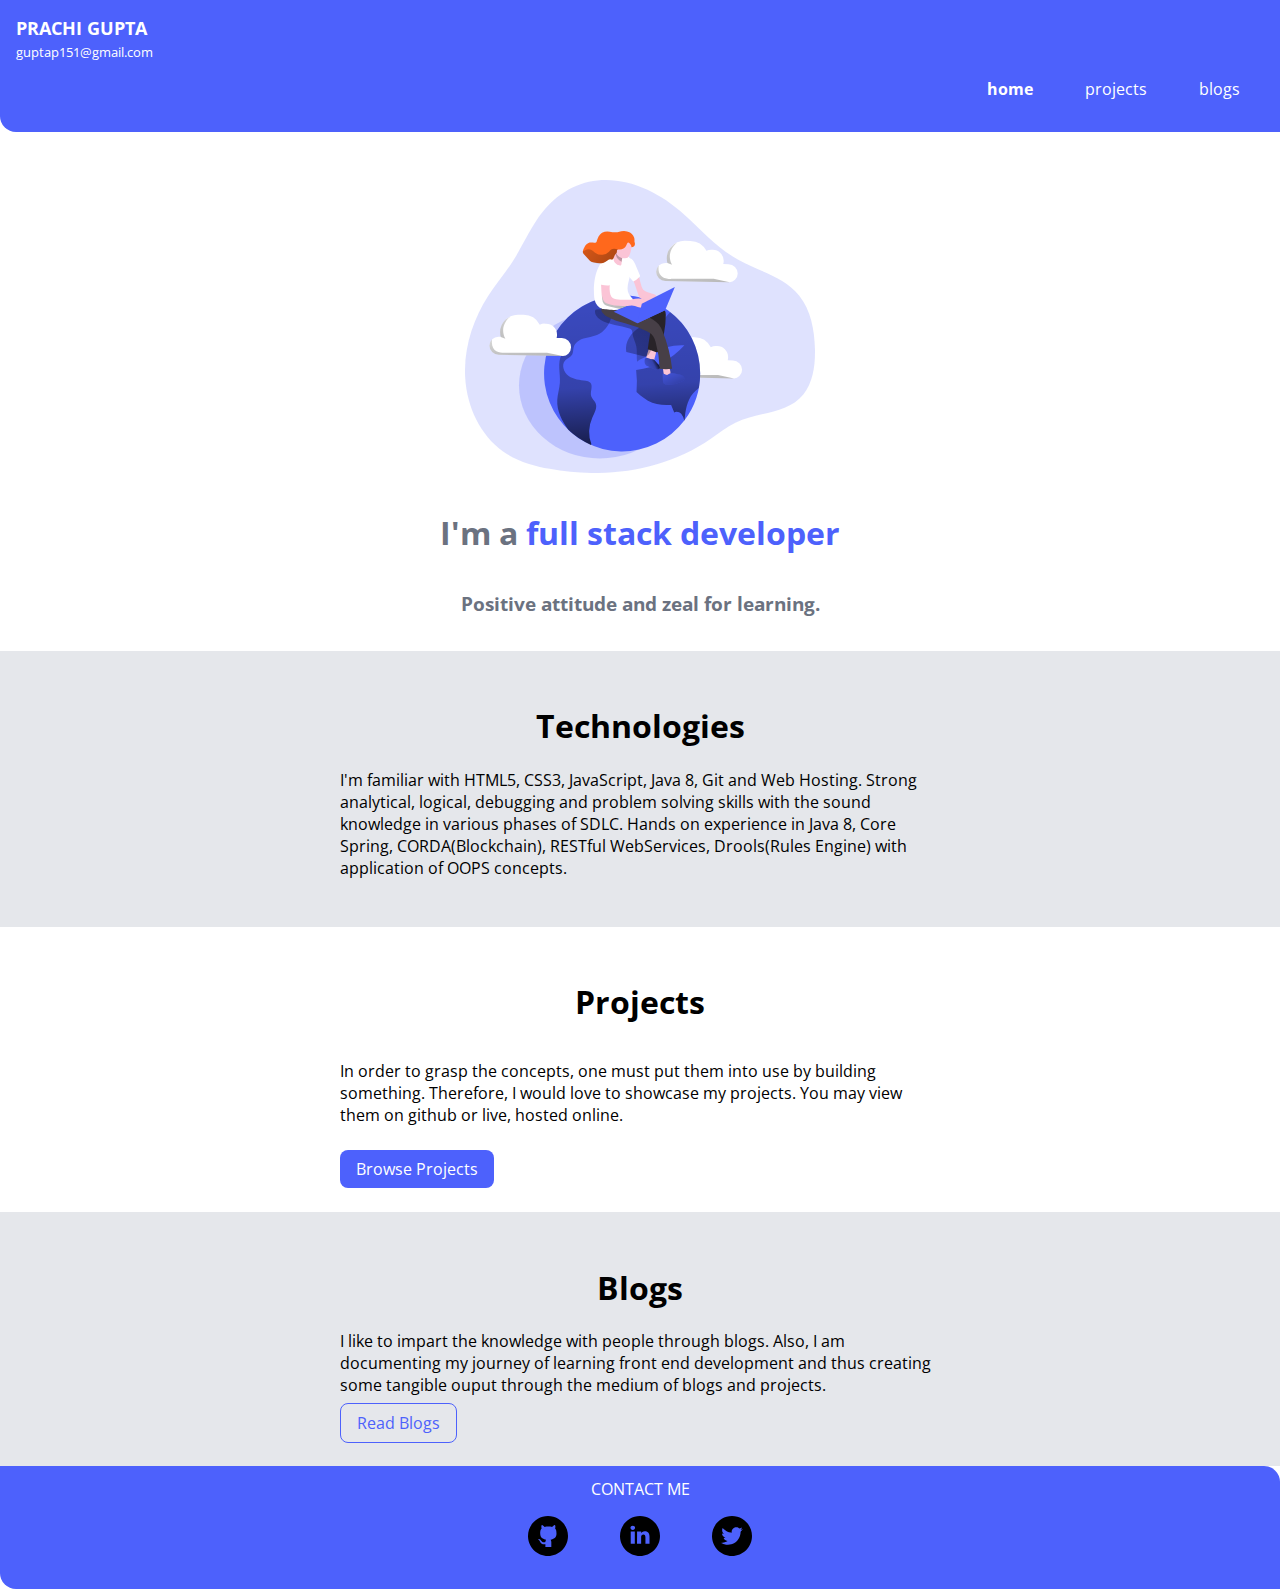
<file: index.html>
<!DOCTYPE html>
<html lang="en">

<head>
    <meta charset="UTF-8">
    <meta name="viewport" content="width=device-width, initial-scale=1.0">
    <title>home | Prachi Gupta</title>

    <link href="/styles.css" rel="stylesheet">
</head>

<body>
    <nav class="container navigation">
        <div class="nav-brand">PRACHI GUPTA</div>
        <small>guptap151@gmail.com</small>
        <ul class="list-non-bullet nav-pills">
            <li class="list-inline">
                <a href="/" class="link link-active">home</a>
            </li>
            <li class="list-inline">
                <a href="/projects.html" class="link">projects</a>
            </li>
            <li class="list-inline">
                <a href="/blogs.html" class="link">blogs</a>
            </li>
        </ul>
    </nav>

    <header class="hero">
        <img src="/images/developer.svg" class="hero-img">
        <h1 class="hero-heading">I'm a <span class="header-color">full stack developer</span></h1>
        <h3 class="hero-heading">Positive attitude and zeal for learning.</span></h3>
    </header>

    <section class="section section-offwhite">
        <div class="container container-center">
            <h1>Technologies</h1>
            <p>I'm familiar with HTML5, CSS3, JavaScript, Java 8, Git and Web Hosting. Strong
                analytical, logical, debugging and problem solving skills with the sound knowledge in various phases of
                SDLC. Hands on experience in Java 8, Core Spring, CORDA(Blockchain), RESTful WebServices, Drools(Rules
                Engine) with application of OOPS concepts.
            </p>
        </div>
    </section>

    <section class="section">
        <div class="container container-center">
            <h1>Projects</h1>
            <p class="section-paragraph">In order to grasp the concepts, one must put them into use by building
                something. Therefore, I would love to showcase my projects. You may view them on github or
                live, hosted online.
            </p>
            <a href="/projects.html" class="link link-primary">Browse Projects</a>
        </div>
    </section>

    <section class="section section-offwhite">
        <div class="container container-center">
            <h1>Blogs</h1>
            <p>I like to impart the knowledge with people through blogs. Also, I am documenting my journey of learning
                front end development and thus creating some tangible ouput through the medium of blogs and projects.
            </p>
            <a href="/blogs.html" class="link link-secondary">Read Blogs</a>
        </div>
    </section>

    <footer class="footer">
        <div>CONTACT ME</div>
        <ul class="list-non-bullet">
            <li class="list-inline"><a class="link" href="https://github.com/prachigupta28"><img
                        src="/images/github.svg" class="link-image"></a> </li>
            <li class="list-inline"><a class="link" href="https://www.linkedin.com/in/prachi-gupta28"><img
                        src="/images/linkedin.svg" class="link-image"></a></li>
            <li class="list-inline"><a class="link" href="https://www.twitter.com/PrachiG63746764/"><img
                        src="/images/twitter.svg" class="link-image"></a></li>
        </ul>
    </footer>

</body>

</html>
</file>
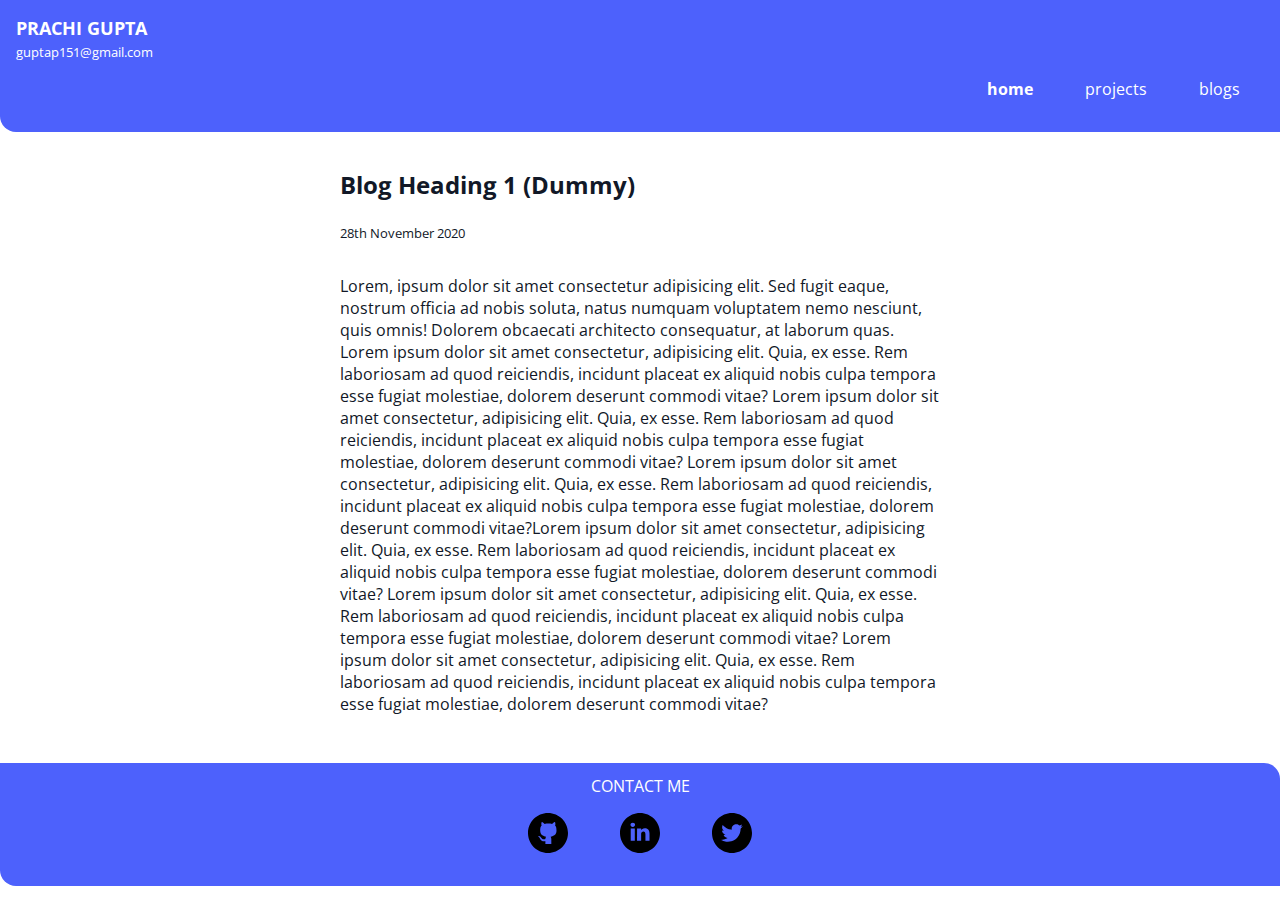
<file: blog1.html>
<!DOCTYPE html>
<html lang="en">

<head>
    <meta charset="UTF-8">
    <meta name="viewport" content="width=device-width, initial-scale=1.0">
    <title>HTML Block and Inline Elements</title>

    <link href="/styles.css" rel="stylesheet">
</head>

<body>
    <nav class="container navigation">
        <div class="nav-brand">PRACHI GUPTA</div>
        <small>guptap151@gmail.com</small>
        <ul class="list-non-bullet nav-pills">
            <li class="list-inline">
                <a href="/" class="link link-active">home</a>
            </li>
            <li class="list-inline">
                <a href="/projects.html" class="link">projects</a>
            </li>
            <li class="list-inline">
                <a href="/blogs.html" class="link">blogs</a>
            </li>
        </ul>
    </nav>

    <div class="container-project container-center">
        <h2 class="h1-heading">Blog Heading 1 (Dummy)</h2>
        <small class="section-text">28th November 2020</small>
        <p class="section-paragraph section-text">Lorem, ipsum dolor sit amet consectetur adipisicing elit. Sed fugit
            eaque, nostrum officia ad nobis soluta, natus numquam voluptatem nemo nesciunt, quis omnis! Dolorem
            obcaecati architecto consequatur, at laborum quas.

            Lorem ipsum dolor sit amet consectetur, adipisicing elit. Quia, ex esse. Rem laboriosam ad quod reiciendis,
            incidunt placeat ex aliquid nobis culpa tempora esse fugiat molestiae, dolorem deserunt commodi vitae? Lorem
            ipsum dolor sit amet consectetur, adipisicing elit. Quia, ex esse. Rem laboriosam ad quod reiciendis,
            incidunt placeat ex aliquid nobis culpa tempora esse fugiat molestiae, dolorem deserunt commodi vitae? Lorem
            ipsum dolor sit amet consectetur, adipisicing elit. Quia, ex esse. Rem laboriosam ad quod reiciendis,
            incidunt placeat ex aliquid nobis culpa tempora esse fugiat molestiae, dolorem deserunt commodi vitae?Lorem
            ipsum dolor sit amet consectetur, adipisicing elit. Quia, ex esse. Rem laboriosam ad quod reiciendis,
            incidunt placeat ex aliquid nobis culpa tempora esse fugiat molestiae, dolorem deserunt commodi vitae? Lorem
            ipsum dolor sit amet consectetur, adipisicing elit. Quia, ex esse. Rem laboriosam ad quod reiciendis,
            incidunt placeat ex aliquid nobis culpa tempora esse fugiat molestiae, dolorem deserunt commodi vitae?

            Lorem ipsum dolor sit amet consectetur, adipisicing elit. Quia, ex esse. Rem laboriosam ad quod reiciendis,
            incidunt placeat ex aliquid nobis culpa tempora esse fugiat molestiae, dolorem deserunt commodi vitae?
        </p>
    </div>

    <footer class="footer">
        <div>CONTACT ME</div>
        <ul class="list-non-bullet">
            <li class="list-inline"><a class="link" href="https://github.com/prachigupta28"><img
                        src="/images/github.svg" class="link-image"></a> </li>
            <li class="list-inline"><a class="link" href="https://www.linkedin.com/in/prachi-gupta28"><img
                        src="/images/linkedin.svg" class="link-image"></a></li>
            <li class="list-inline"><a class="link" href="https://www.twitter.com/PrachiG63746764/"><img
                        src="/images/twitter.svg" class="link-image"></a></li>
        </ul>
    </footer>
</body>

</html>
</file>
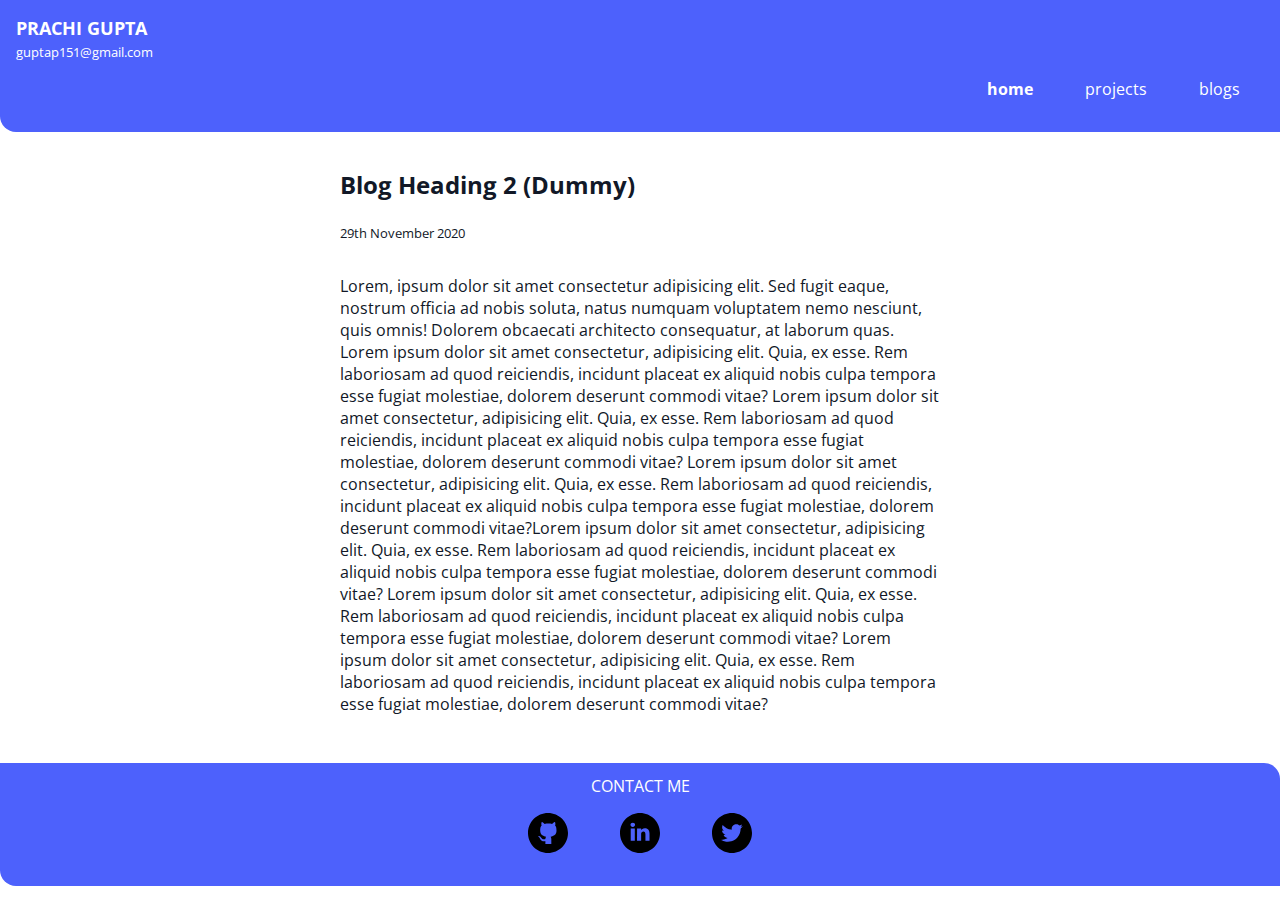
<file: blog2.html>
<!DOCTYPE html>
<html lang="en">

<head>
    <meta charset="UTF-8">
    <meta name="viewport" content="width=device-width, initial-scale=1.0">
    <title>HTML Block and Inline Elements</title>

    <link href="/styles.css" rel="stylesheet">
</head>

<body>
    <nav class="container navigation">
        <div class="nav-brand">PRACHI GUPTA</div>
        <small>guptap151@gmail.com</small>
        <ul class="list-non-bullet nav-pills">
            <li class="list-inline">
                <a href="/" class="link link-active">home</a>
            </li>
            <li class="list-inline">
                <a href="/projects.html" class="link">projects</a>
            </li>
            <li class="list-inline">
                <a href="/blogs.html" class="link">blogs</a>
            </li>
        </ul>
    </nav>

    <div class="container-project container-center">
        <h2 class="h1-heading">Blog Heading 2 (Dummy)</h2>
        <small class="section-text">29th November 2020</small>
        <p class="section-paragraph section-text">Lorem, ipsum dolor sit amet consectetur adipisicing elit. Sed fugit
            eaque, nostrum officia ad nobis soluta, natus numquam voluptatem nemo nesciunt, quis omnis! Dolorem
            obcaecati architecto consequatur, at laborum quas.

            Lorem ipsum dolor sit amet consectetur, adipisicing elit. Quia, ex esse. Rem laboriosam ad quod reiciendis,
            incidunt placeat ex aliquid nobis culpa tempora esse fugiat molestiae, dolorem deserunt commodi vitae? Lorem
            ipsum dolor sit amet consectetur, adipisicing elit. Quia, ex esse. Rem laboriosam ad quod reiciendis,
            incidunt placeat ex aliquid nobis culpa tempora esse fugiat molestiae, dolorem deserunt commodi vitae? Lorem
            ipsum dolor sit amet consectetur, adipisicing elit. Quia, ex esse. Rem laboriosam ad quod reiciendis,
            incidunt placeat ex aliquid nobis culpa tempora esse fugiat molestiae, dolorem deserunt commodi vitae?Lorem
            ipsum dolor sit amet consectetur, adipisicing elit. Quia, ex esse. Rem laboriosam ad quod reiciendis,
            incidunt placeat ex aliquid nobis culpa tempora esse fugiat molestiae, dolorem deserunt commodi vitae? Lorem
            ipsum dolor sit amet consectetur, adipisicing elit. Quia, ex esse. Rem laboriosam ad quod reiciendis,
            incidunt placeat ex aliquid nobis culpa tempora esse fugiat molestiae, dolorem deserunt commodi vitae?

            Lorem ipsum dolor sit amet consectetur, adipisicing elit. Quia, ex esse. Rem laboriosam ad quod reiciendis,
            incidunt placeat ex aliquid nobis culpa tempora esse fugiat molestiae, dolorem deserunt commodi vitae?
        </p>
    </div>

    <footer class="footer">
        <div>CONTACT ME</div>
        <ul class="list-non-bullet">
            <li class="list-inline"><a class="link" href="https://github.com/prachigupta28"><img
                        src="/images/github.svg" class="link-image"></a> </li>
            <li class="list-inline"><a class="link" href="https://www.linkedin.com/in/prachi-gupta28"><img
                        src="/images/linkedin.svg" class="link-image"></a></li>
            <li class="list-inline"><a class="link" href="https://www.twitter.com/PrachiG63746764/"><img
                        src="/images/twitter.svg" class="link-image"></a></li>
        </ul>
    </footer>
</body>

</html>
</file>
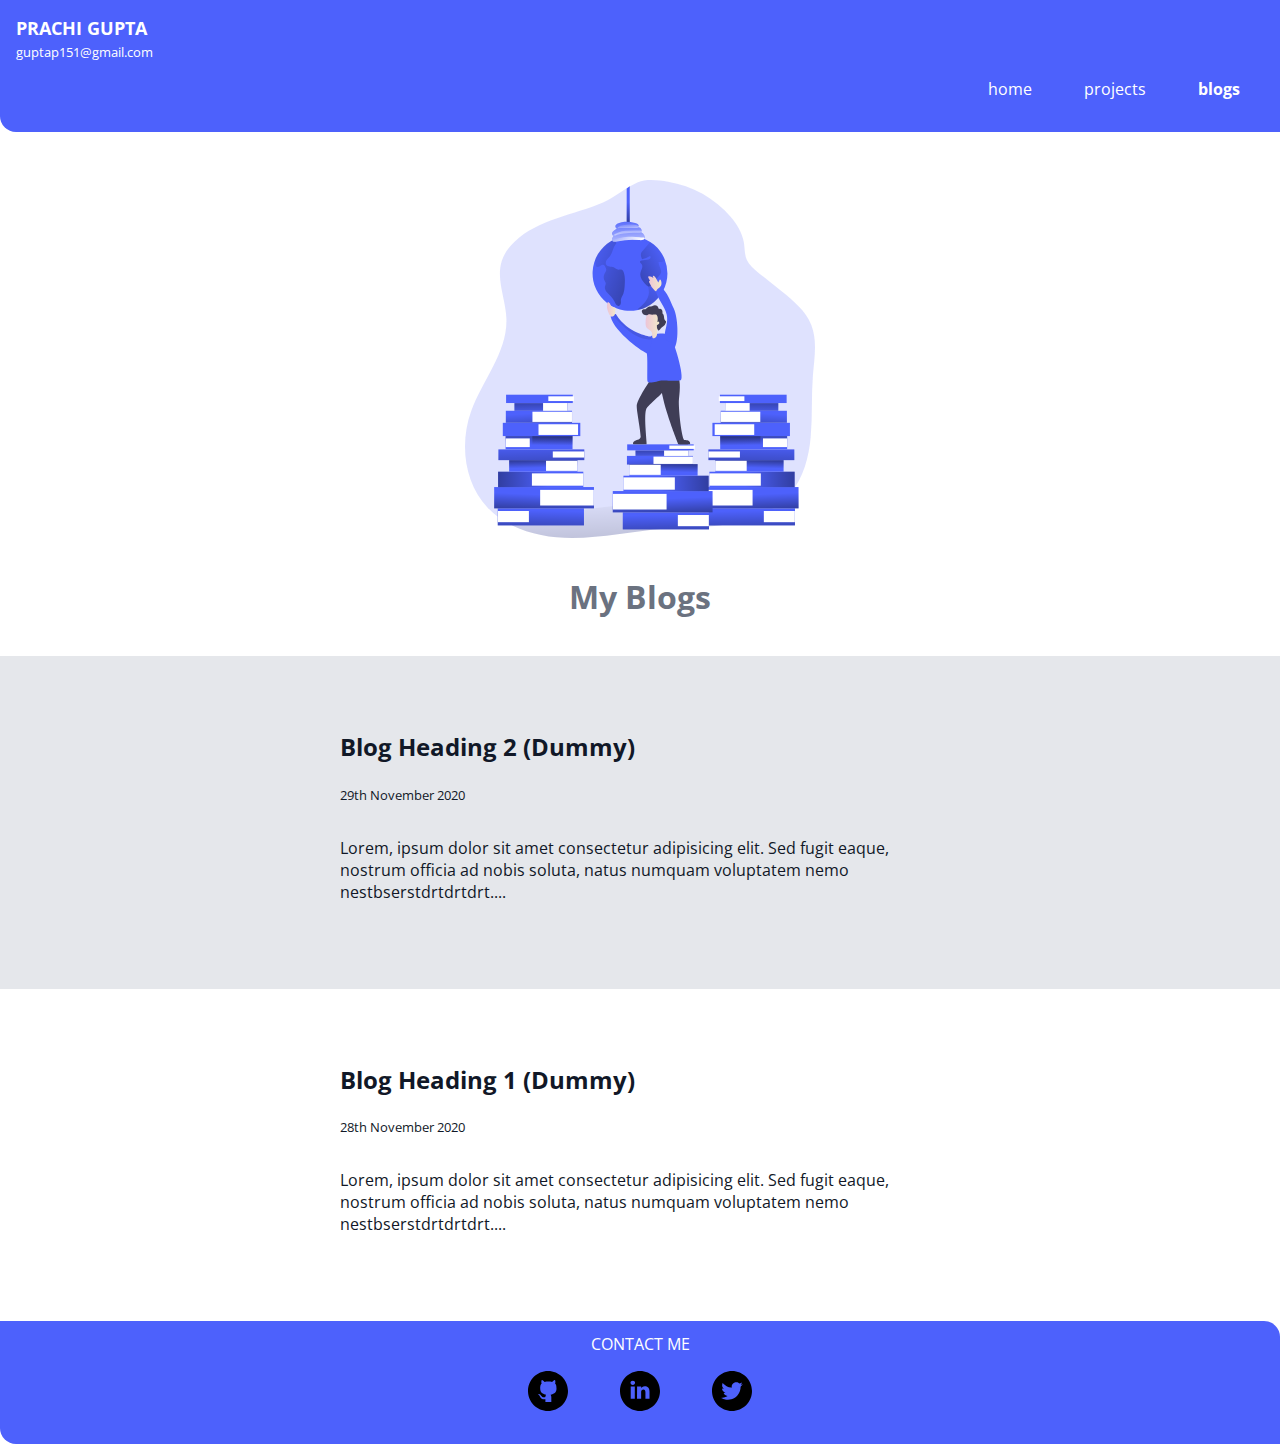
<file: blogs.html>
<!DOCTYPE html>
<html lang="en">

<head>
    <meta charset="UTF-8">
    <meta name="viewport" content="width=device-width, initial-scale=1.0">
    <title>blogs | Prachi Gupta</title>

    <link href="/styles.css" rel="stylesheet">
</head>

<body>
    <nav class="container navigation">
        <div class="nav-brand">PRACHI GUPTA</div>
        <small>guptap151@gmail.com</small>
        <ul class="list-non-bullet nav-pills">
            <li class="list-inline">
                <a href="/" class="link ">home</a>
            </li>
            <li class="list-inline">
                <a href="/projects.html" class="link">projects</a>
            </li>
            <li class="list-inline">
                <a href="/blogs.html" class="link link-active">blogs</a>
            </li>
        </ul>
    </nav>

    <header class="hero">
        <img src="/images/reading.svg" class="hero-img">
        <h1 class="hero-heading">My Blogs</h1>
    </header>

    <section class="section section-offwhite">
        <div class="container container-center">
            <a href="/blog2.html" class="link">
                <h2 class="h1-heading">Blog Heading 2 (Dummy)</h2>
                <small class="section-text">29th November 2020</small>
                <p class="section-paragraph section-text">Lorem, ipsum dolor sit amet consectetur adipisicing elit. Sed
                    fugit eaque,
                    nostrum officia ad nobis soluta, natus numquam voluptatem nemo nestbserstdrtdrtdrt....
                </p>
            </a>
        </div>
    </section>

    <section class="section">
        <div class="container container-center">
            <a href="/blog1.html" class="link">
                <h2 class="h1-heading">Blog Heading 1 (Dummy)</h2>
                <small class="section-text">28th November 2020</small>
                <p class="section-paragraph section-text">Lorem, ipsum dolor sit amet consectetur adipisicing elit. Sed
                    fugit eaque,
                    nostrum officia ad nobis soluta, natus numquam voluptatem nemo nestbserstdrtdrtdrt....
                </p>
            </a>
        </div>
    </section>

    <footer class="footer">
        <div>CONTACT ME</div>
        <ul class="list-non-bullet">
            <li class="list-inline"><a class="link" href="https://github.com/prachigupta28"><img
                        src="/images/github.svg" class="link-image"></a> </li>
            <li class="list-inline"><a class="link" href="https://www.linkedin.com/in/prachi-gupta28"><img
                        src="/images/linkedin.svg" class="link-image"></a></li>
            <li class="list-inline"><a class="link" href="https://www.twitter.com/PrachiG63746764/"><img
                        src="/images/twitter.svg" class="link-image"></a></li>
        </ul>
    </footer>
</body>

</html>
</file>
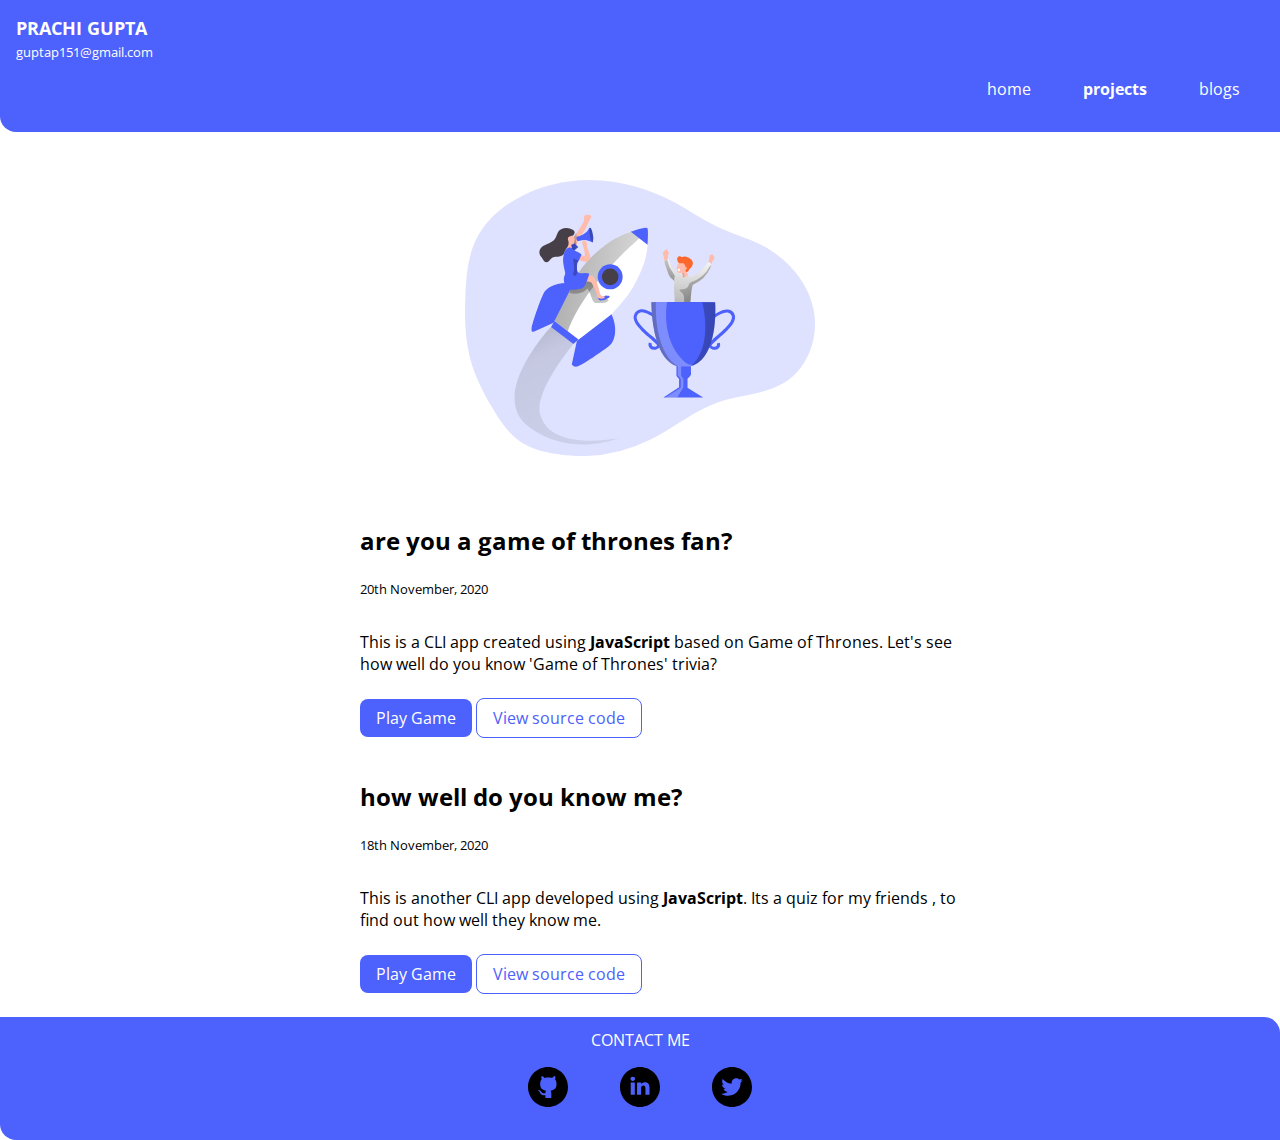
<file: projects.html>
<!DOCTYPE html>
<html lang="en">

<head>
    <meta charset="UTF-8">
    <meta name="viewport" content="width=device-width, initial-scale=1.0">
    <title>projects | Prachi Gupta</title>

    <link href="/styles.css" rel="stylesheet">
</head>

<body>
    <nav class="container navigation">
        <div class="nav-brand">PRACHI GUPTA</div>
        <small>guptap151@gmail.com</small>
        <ul class="list-non-bullet nav-pills">
            <li class="list-inline">
                <a href="/" class="link ">home</a>
            </li>
            <li class="list-inline">
                <a href="/projects.html" class="link link-active">projects</a>
            </li>
            <li class="list-inline">
                <a href="/blogs.html" class="link">blogs</a>
            </li>
        </ul>
    </nav>

    <header class="hero">
        <img src="/images/solving-problems.svg" class="hero-img">
    </header>

    <ul class="list-non-bullet">
        <li>
            <div class="container-project container-center">
                <h2>are you a game of thrones fan?</h2>
                <small> 20th November, 2020</small>
                <p class="section-paragraph">This is a CLI app created using <strong>JavaScript</strong> based on Game
                    of Thrones. Let's see how
                    well do you
                    know 'Game of Thrones' trivia?</p>

                <a class="link link-primary"
                    href="https://repl.it/@prachig/GameOfThrones-Quiz-assignment-2?embed=1&output=1">Play Game</a>
                <a class="link link-secondary" href="https://github.com/prachigupta28/cli-app-gameofthrones-quiz">View
                    source code</a>
            </div>
        </li>

        <li>
            <div class="container-project container-center">
                <h2>how well do you know me?</h2>
                <small>18th November, 2020</small>
                <p class="section-paragraph">This is another CLI app developed using <strong>JavaScript</strong>. Its a
                    quiz for my
                    friends , to find out how well they know me.</p>

                <a class="link link-primary" href="https://repl.it/@prachig/assigment-1?embed=1&output=1">Play Game</a>
                <a class="link link-secondary" href="https://github.com/prachigupta28/cli-app-quiz">View source code</a>
            </div>
        </li>
    </ul>

    <footer class="footer">
        <div>CONTACT ME</div>
        <ul class="list-non-bullet">
            <li class="list-inline"><a class="link" href="https://github.com/prachigupta28"><img
                        src="/images/github.svg" class="link-image"></a> </li>
            <li class="list-inline"><a class="link" href="https://www.linkedin.com/in/prachi-gupta28"><img
                        src="/images/linkedin.svg" class="link-image"></a></li>
            <li class="list-inline"><a class="link" href="https://www.twitter.com/PrachiG63746764/"><img
                        src="/images/twitter.svg" class="link-image"></a></li>
        </ul>
    </footer>

</body>

</html>
</file>
<file: styles.css>
@import url('https://fonts.googleapis.com/css2?family=Open+Sans:wght@400;700&display=swap');

:root {
    --primary-color: #4D61FC;
    --offwhite: #E5E7EB;
    --dark-grey: #6B7280;
    --black: #111827;
}

body {
    font-family: 'Open Sans', sans-serif;
    margin: 0px;
}

hr {
    margin: 2rem 0rem;
}

/* containers */

.container {
    padding: 0rem 1rem;
}

.container-center {
    max-width: 600px;
    margin: auto;
}

.container-project {
    padding: 1rem 1rem;
}

/* links */

.link {
    text-decoration: none;
    padding: 0.5rem 1rem;
}

.link-primary {
    background-color: var(--primary-color);
    color: white;
    border-radius: 0.5rem;
}

.link-secondary {
    color: var(--primary-color);
    border-radius: 0.5rem;
    border: 1px solid var(--primary-color);
}

.list-non-bullet {
    list-style: none;
}

.list-inline {
    display: inline;
    padding: 0rem 0.5rem;
}

.link-image {
    max-width: 40px;
}

/* navigation */

.navigation {
    background-color: var(--primary-color);
    color: white;
    padding: 1rem;
    border-bottom-left-radius: 1rem;
}

.navigation .nav-brand {
    font-weight: bold;
    font-size: 1.1rem;
}

.navigation .link {
    color: white;
}

.navigation .nav-pills {
    text-align: right;
}

.navigation .link-active {
    font-weight: bold;
}

/* headers */

.hero {
    padding: 3rem 0rem 1rem 0rem;
}

.hero .hero-img {
    max-width: 350px;
    display: block;
    margin: auto;
}

.hero .hero-heading {
    padding-top: 1rem;
    color: var(--dark-grey);
    text-align: center;
}

.hero .header-color {
    color: var(--primary-color)
}

/* sections */
.section {
    padding: 2rem;
}

.section h1 {
    text-align: center;
}

.section-offwhite {
    background-color: var(--offwhite);
}

.section-paragraph {
    padding: 1rem 0rem;
}

.section-text {
    color: var(--black); 
}

/* footer */

.footer {
    background-color: var(--primary-color);
    color: white;
    padding: 0.75rem 0.5rem;
    text-align: center;
    border-top-right-radius: 1rem;
    border-bottom-left-radius: 1rem;
}

.footer .link {
    color: white;
}

.footer .footer-header {
    font-weight: bold;
    font-size: large;
}

.footer ul {
    padding-inline-start: 0px;
}

.h1-heading {
    color: var(--black);
    text-align: left;
}
</file>
